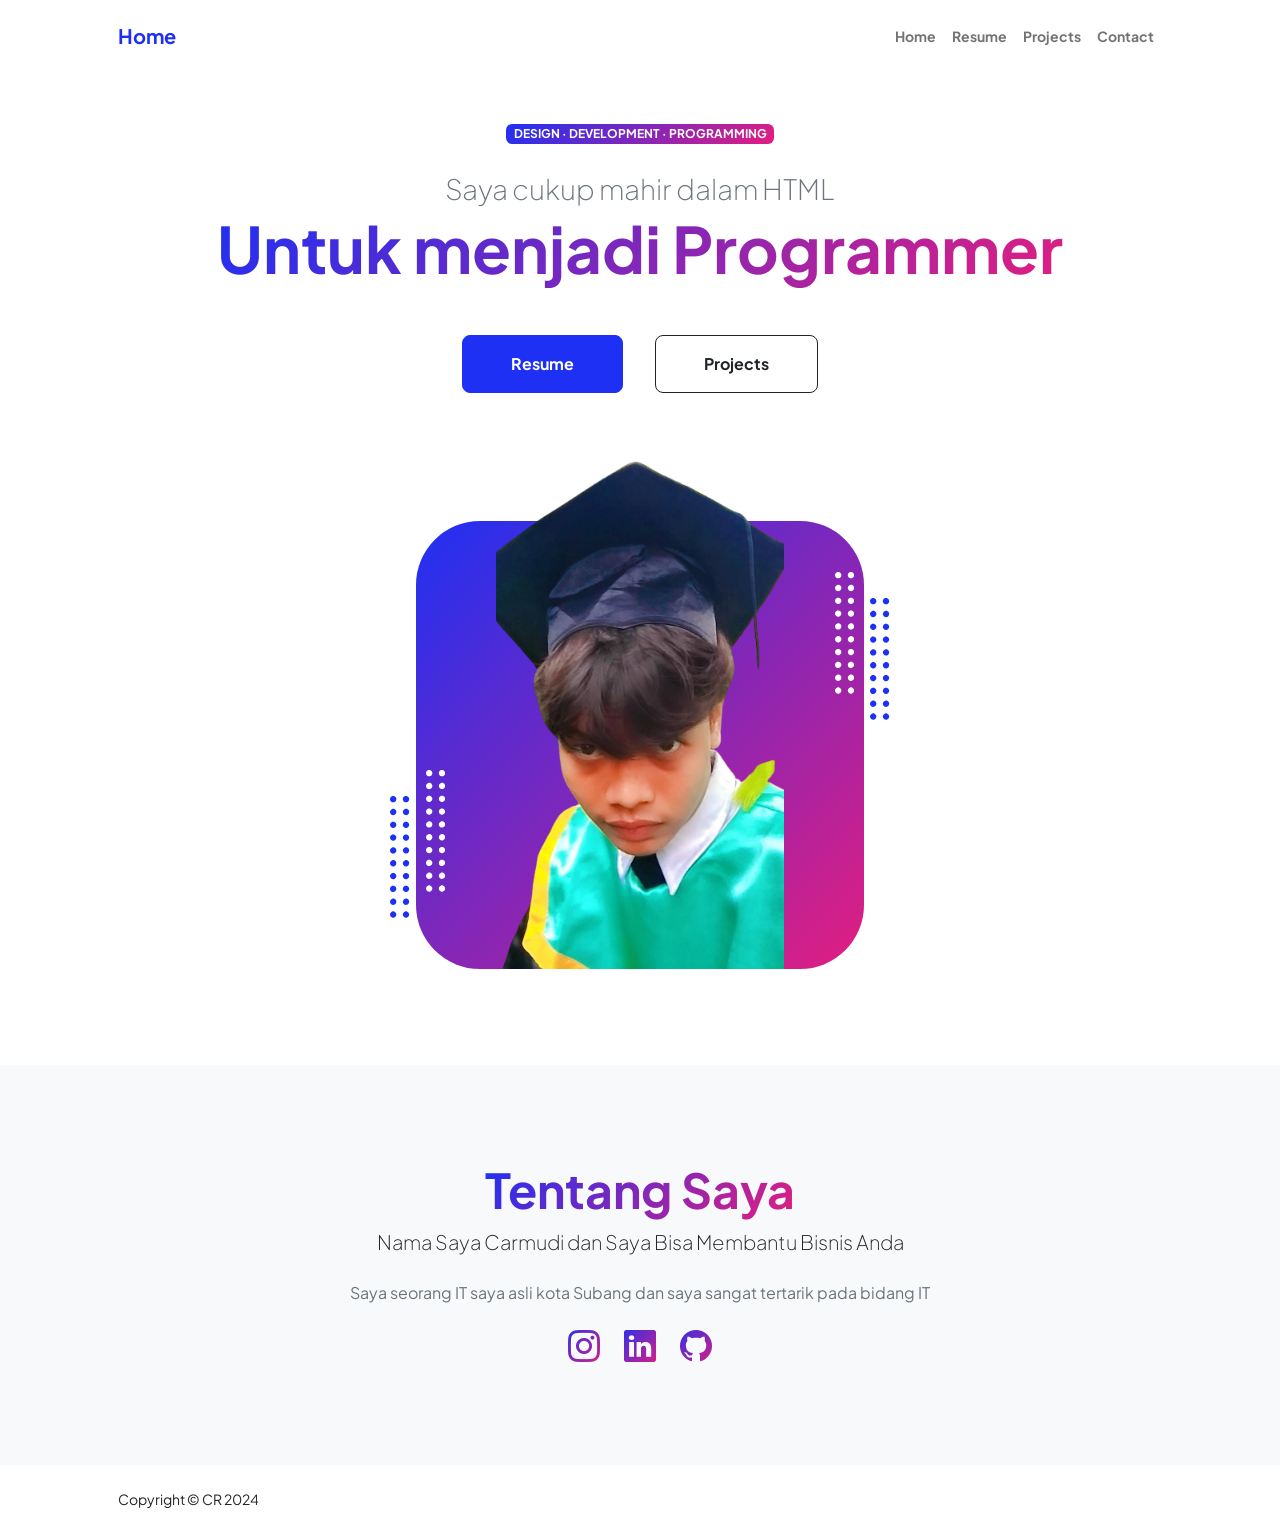
<file: index.html>
<!DOCTYPE html>
<html lang="en">
    <head>
        <meta charset="utf-8" />
        <meta name="viewport" content="width=device-width, initial-scale=1, shrink-to-fit=no" />
        <meta name="description" content="" />
        <meta name="author" content="" />
        <title>Carmudi</title>
        <!-- Favicon-->
        <link rel="icon" type="image/x-icon" href="assets/favicon.ico" />
        <!-- Custom Google font-->
        <link rel="preconnect" href="https://fonts.googleapis.com" />
        <link rel="preconnect" href="https://fonts.gstatic.com" crossorigin />
        <link href="https://fonts.googleapis.com/css2?family=Plus+Jakarta+Sans:wght@100;200;300;400;500;600;700;800;900&amp;display=swap" rel="stylesheet" />
        <!-- Bootstrap icons-->
        <link href="https://cdn.jsdelivr.net/npm/bootstrap-icons@1.8.1/font/bootstrap-icons.css" rel="stylesheet" />
        <!-- Core theme CSS (includes Bootstrap)-->
        <link href="css/styles.css" rel="stylesheet" />
    </head>
    <body class="d-flex flex-column h-100">
        <main class="flex-shrink-0">
            <!-- Navigation-->
            <nav class="navbar navbar-expand-lg navbar-light bg-white py-3">
                <div class="container px-5">
                    <a class="navbar-brand" href="index.html"><span class="fw-bolder text-primary">Home</span></a>
                    <button class="navbar-toggler" type="button" data-bs-toggle="collapse" data-bs-target="#navbarSupportedContent" aria-controls="navbarSupportedContent" aria-expanded="false" aria-label="Toggle navigation"><span class="navbar-toggler-icon"></span></button>
                    <div class="collapse navbar-collapse" id="navbarSupportedContent">
                        <ul class="navbar-nav ms-auto mb-2 mb-lg-0 small fw-bolder">
                            <li class="nav-item"><a class="nav-link" href="index.html">Home</a></li>
                            <li class="nav-item"><a class="nav-link" href="resume.html">Resume</a></li>
                            <li class="nav-item"><a class="nav-link" href="projects.html">Projects</a></li>
                            <li class="nav-item"><a class="nav-link" href="contact.html">Contact</a></li>
                        </ul>
                    </div>
                </div>
            </nav>
            <!-- Header-->
            <header class="py-5">
                <div class="container px-5 pb-5">
                    <div class="row gx-5 align-items-center">
                        <div class="col-xxl-5">
                            <!-- Header text content-->
                            <div class="text-center text-xxl-start">
                                <div class="badge bg-gradient-primary-to-secondary text-white mb-4"><div class="text-uppercase">Design &middot; Development &middot; Programming</div></div>
                                <div class="fs-3 fw-light text-muted">Saya cukup mahir dalam HTML </div>
                                <h1 class="display-3 fw-bolder mb-5"><span class="text-gradient d-inline">Untuk menjadi Programmer</span></h1>
                                <div class="d-grid gap-3 d-sm-flex justify-content-sm-center justify-content-xxl-start mb-3">
                                    <a class="btn btn-primary btn-lg px-5 py-3 me-sm-3 fs-6 fw-bolder" href="resume.html">Resume</a>
                                    <a class="btn btn-outline-dark btn-lg px-5 py-3 fs-6 fw-bolder" href="projects.html">Projects</a>
                                </div>
                            </div>
                        </div>
                        <div class="col-xxl-7">
                            <!-- Header profile picture-->
                            <div class="d-flex justify-content-center mt-5 mt-xxl-0">
                                <div class="profile bg-gradient-primary-to-secondary">
                                    <!-- TIP: For best results, use a photo with a transparent background like the demo example below-->
                                    <!-- Watch a tutorial on how to do this on YouTube (link)-->
                                    <img class="profile-img" src="assets/profile.png" alt="..." />
                                    <div class="dots-1">
                                        <!-- SVG Dots-->
                                        <svg version="1.1" xmlns="http://www.w3.org/2000/svg" xmlns:xlink="http://www.w3.org/1999/xlink" x="0px" y="0px" viewBox="0 0 191.6 1215.4" style="enable-background: new 0 0 191.6 1215.4" xml:space="preserve">
                                            <g transform="translate(0.000000,1280.000000) scale(0.100000,-0.100000)">
                                                <path d="M227.7,12788.6c-105-35-200-141-222-248c-43-206,163-412,369-369c155,32,275,190,260,339c-11,105-90,213-190,262        C383.7,12801.6,289.7,12808.6,227.7,12788.6z"></path>
                                                <path d="M1507.7,12788.6c-151-50-253-216-222-362c25-119,136-230,254-255c194-41,395,142,375,339c-11,105-90,213-190,262        C1663.7,12801.6,1569.7,12808.6,1507.7,12788.6z"></path>
                                                <path d="M227.7,11508.6c-105-35-200-141-222-248c-43-206,163-412,369-369c155,32,275,190,260,339c-11,105-90,213-190,262        C383.7,11521.6,289.7,11528.6,227.7,11508.6z"></path>
                                                <path d="M1507.7,11508.6c-151-50-253-216-222-362c25-119,136-230,254-255c194-41,395,142,375,339c-11,105-90,213-190,262        C1663.7,11521.6,1569.7,11528.6,1507.7,11508.6z"></path>
                                                <path d="M227.7,10228.6c-105-35-200-141-222-248c-43-206,163-412,369-369c155,32,275,190,260,339c-11,105-90,213-190,262        C383.7,10241.6,289.7,10248.6,227.7,10228.6z"></path>
                                                <path d="M1507.7,10228.6c-105-35-200-141-222-248c-43-206,163-412,369-369c155,32,275,190,260,339c-11,105-90,213-190,262        C1663.7,10241.6,1569.7,10248.6,1507.7,10228.6z"></path>
                                                <path d="M227.7,8948.6c-105-35-200-141-222-248c-43-206,163-412,369-369c155,32,275,190,260,339c-11,105-90,213-190,262        C383.7,8961.6,289.7,8968.6,227.7,8948.6z"></path>
                                                <path d="M1507.7,8948.6c-105-35-200-141-222-248c-43-206,163-412,369-369c155,32,275,190,260,339c-11,105-90,213-190,262        C1663.7,8961.6,1569.7,8968.6,1507.7,8948.6z"></path>
                                                <path d="M227.7,7668.6c-105-35-200-141-222-248c-43-206,163-412,369-369c155,32,275,190,260,339c-11,105-90,213-190,262        C383.7,7681.6,289.7,7688.6,227.7,7668.6z"></path>
                                                <path d="M1507.7,7668.6c-105-35-200-141-222-248c-43-206,163-412,369-369c155,32,275,190,260,339c-11,105-90,213-190,262        C1663.7,7681.6,1569.7,7688.6,1507.7,7668.6z"></path>
                                                <path d="M227.7,6388.6c-105-35-200-141-222-248c-43-206,163-412,369-369c155,32,275,190,260,339c-11,105-90,213-190,262        C383.7,6401.6,289.7,6408.6,227.7,6388.6z"></path>
                                                <path d="M1507.7,6388.6c-105-35-200-141-222-248c-43-206,163-412,369-369c155,32,275,190,260,339c-11,105-90,213-190,262        C1663.7,6401.6,1569.7,6408.6,1507.7,6388.6z"></path>
                                                <path d="M227.7,5108.6c-105-35-200-141-222-248c-43-206,163-412,369-369c155,32,275,190,260,339c-11,105-90,213-190,262        C383.7,5121.6,289.7,5128.6,227.7,5108.6z"></path>
                                                <path d="M1507.7,5108.6c-105-35-200-141-222-248c-43-206,163-412,369-369c155,32,275,190,260,339c-11,105-90,213-190,262        C1663.7,5121.6,1569.7,5128.6,1507.7,5108.6z"></path>
                                                <path d="M227.7,3828.6c-105-35-200-141-222-248c-43-206,163-412,369-369c155,32,275,190,260,339c-11,105-90,213-190,262        C383.7,3841.6,289.7,3848.6,227.7,3828.6z"></path>
                                                <path d="M1507.7,3828.6c-105-35-200-141-222-248c-43-206,163-412,369-369c155,32,275,190,260,339c-11,105-90,213-190,262        C1663.7,3841.6,1569.7,3848.6,1507.7,3828.6z"></path>
                                                <path d="M227.7,2548.6c-105-35-200-141-222-248c-43-206,163-412,369-369c155,32,275,190,260,339c-11,105-90,213-190,262        C383.7,2561.6,289.7,2568.6,227.7,2548.6z"></path>
                                                <path d="M1507.7,2548.6c-105-35-200-141-222-248c-43-206,163-412,369-369c155,32,275,190,260,339c-11,105-90,213-190,262        C1663.7,2561.6,1569.7,2568.6,1507.7,2548.6z"></path>
                                                <path d="M227.7,1268.6c-105-35-200-141-222-248c-43-206,163-412,369-369c155,32,275,190,260,339c-11,105-90,213-190,262        C383.7,1281.6,289.7,1288.6,227.7,1268.6z"></path>
                                                <path d="M1507.7,1268.6c-105-35-200-141-222-248c-43-206,163-412,369-369c155,32,275,190,260,339c-11,105-90,213-190,262        C1663.7,1281.6,1569.7,1288.6,1507.7,1268.6z"></path>
                                            </g>
                                        </svg>
                                        <!-- END of SVG dots-->
                                    </div>
                                    <div class="dots-2">
                                        <!-- SVG Dots-->
                                        <svg version="1.1" xmlns="http://www.w3.org/2000/svg" xmlns:xlink="http://www.w3.org/1999/xlink" x="0px" y="0px" viewBox="0 0 191.6 1215.4" style="enable-background: new 0 0 191.6 1215.4" xml:space="preserve">
                                            <g transform="translate(0.000000,1280.000000) scale(0.100000,-0.100000)">
                                                <path d="M227.7,12788.6c-105-35-200-141-222-248c-43-206,163-412,369-369c155,32,275,190,260,339c-11,105-90,213-190,262        C383.7,12801.6,289.7,12808.6,227.7,12788.6z"></path>
                                                <path d="M1507.7,12788.6c-151-50-253-216-222-362c25-119,136-230,254-255c194-41,395,142,375,339c-11,105-90,213-190,262        C1663.7,12801.6,1569.7,12808.6,1507.7,12788.6z"></path>
                                                <path d="M227.7,11508.6c-105-35-200-141-222-248c-43-206,163-412,369-369c155,32,275,190,260,339c-11,105-90,213-190,262        C383.7,11521.6,289.7,11528.6,227.7,11508.6z"></path>
                                                <path d="M1507.7,11508.6c-151-50-253-216-222-362c25-119,136-230,254-255c194-41,395,142,375,339c-11,105-90,213-190,262        C1663.7,11521.6,1569.7,11528.6,1507.7,11508.6z"></path>
                                                <path d="M227.7,10228.6c-105-35-200-141-222-248c-43-206,163-412,369-369c155,32,275,190,260,339c-11,105-90,213-190,262        C383.7,10241.6,289.7,10248.6,227.7,10228.6z"></path>
                                                <path d="M1507.7,10228.6c-105-35-200-141-222-248c-43-206,163-412,369-369c155,32,275,190,260,339c-11,105-90,213-190,262        C1663.7,10241.6,1569.7,10248.6,1507.7,10228.6z"></path>
                                                <path d="M227.7,8948.6c-105-35-200-141-222-248c-43-206,163-412,369-369c155,32,275,190,260,339c-11,105-90,213-190,262        C383.7,8961.6,289.7,8968.6,227.7,8948.6z"></path>
                                                <path d="M1507.7,8948.6c-105-35-200-141-222-248c-43-206,163-412,369-369c155,32,275,190,260,339c-11,105-90,213-190,262        C1663.7,8961.6,1569.7,8968.6,1507.7,8948.6z"></path>
                                                <path d="M227.7,7668.6c-105-35-200-141-222-248c-43-206,163-412,369-369c155,32,275,190,260,339c-11,105-90,213-190,262        C383.7,7681.6,289.7,7688.6,227.7,7668.6z"></path>
                                                <path d="M1507.7,7668.6c-105-35-200-141-222-248c-43-206,163-412,369-369c155,32,275,190,260,339c-11,105-90,213-190,262        C1663.7,7681.6,1569.7,7688.6,1507.7,7668.6z"></path>
                                                <path d="M227.7,6388.6c-105-35-200-141-222-248c-43-206,163-412,369-369c155,32,275,190,260,339c-11,105-90,213-190,262        C383.7,6401.6,289.7,6408.6,227.7,6388.6z"></path>
                                                <path d="M1507.7,6388.6c-105-35-200-141-222-248c-43-206,163-412,369-369c155,32,275,190,260,339c-11,105-90,213-190,262        C1663.7,6401.6,1569.7,6408.6,1507.7,6388.6z"></path>
                                                <path d="M227.7,5108.6c-105-35-200-141-222-248c-43-206,163-412,369-369c155,32,275,190,260,339c-11,105-90,213-190,262        C383.7,5121.6,289.7,5128.6,227.7,5108.6z"></path>
                                                <path d="M1507.7,5108.6c-105-35-200-141-222-248c-43-206,163-412,369-369c155,32,275,190,260,339c-11,105-90,213-190,262        C1663.7,5121.6,1569.7,5128.6,1507.7,5108.6z"></path>
                                                <path d="M227.7,3828.6c-105-35-200-141-222-248c-43-206,163-412,369-369c155,32,275,190,260,339c-11,105-90,213-190,262        C383.7,3841.6,289.7,3848.6,227.7,3828.6z"></path>
                                                <path d="M1507.7,3828.6c-105-35-200-141-222-248c-43-206,163-412,369-369c155,32,275,190,260,339c-11,105-90,213-190,262        C1663.7,3841.6,1569.7,3848.6,1507.7,3828.6z"></path>
                                                <path d="M227.7,2548.6c-105-35-200-141-222-248c-43-206,163-412,369-369c155,32,275,190,260,339c-11,105-90,213-190,262        C383.7,2561.6,289.7,2568.6,227.7,2548.6z"></path>
                                                <path d="M1507.7,2548.6c-105-35-200-141-222-248c-43-206,163-412,369-369c155,32,275,190,260,339c-11,105-90,213-190,262        C1663.7,2561.6,1569.7,2568.6,1507.7,2548.6z"></path>
                                                <path d="M227.7,1268.6c-105-35-200-141-222-248c-43-206,163-412,369-369c155,32,275,190,260,339c-11,105-90,213-190,262        C383.7,1281.6,289.7,1288.6,227.7,1268.6z"></path>
                                                <path d="M1507.7,1268.6c-105-35-200-141-222-248c-43-206,163-412,369-369c155,32,275,190,260,339c-11,105-90,213-190,262        C1663.7,1281.6,1569.7,1288.6,1507.7,1268.6z"></path>
                                            </g>
                                        </svg>
                                        <!-- END of SVG dots-->
                                    </div>
                                    <div class="dots-3">
                                        <!-- SVG Dots-->
                                        <svg version="1.1" xmlns="http://www.w3.org/2000/svg" xmlns:xlink="http://www.w3.org/1999/xlink" x="0px" y="0px" viewBox="0 0 191.6 1215.4" style="enable-background: new 0 0 191.6 1215.4" xml:space="preserve">
                                            <g transform="translate(0.000000,1280.000000) scale(0.100000,-0.100000)">
                                                <path d="M227.7,12788.6c-105-35-200-141-222-248c-43-206,163-412,369-369c155,32,275,190,260,339c-11,105-90,213-190,262        C383.7,12801.6,289.7,12808.6,227.7,12788.6z"></path>
                                                <path d="M1507.7,12788.6c-151-50-253-216-222-362c25-119,136-230,254-255c194-41,395,142,375,339c-11,105-90,213-190,262        C1663.7,12801.6,1569.7,12808.6,1507.7,12788.6z"></path>
                                                <path d="M227.7,11508.6c-105-35-200-141-222-248c-43-206,163-412,369-369c155,32,275,190,260,339c-11,105-90,213-190,262        C383.7,11521.6,289.7,11528.6,227.7,11508.6z"></path>
                                                <path d="M1507.7,11508.6c-151-50-253-216-222-362c25-119,136-230,254-255c194-41,395,142,375,339c-11,105-90,213-190,262        C1663.7,11521.6,1569.7,11528.6,1507.7,11508.6z"></path>
                                                <path d="M227.7,10228.6c-105-35-200-141-222-248c-43-206,163-412,369-369c155,32,275,190,260,339c-11,105-90,213-190,262        C383.7,10241.6,289.7,10248.6,227.7,10228.6z"></path>
                                                <path d="M1507.7,10228.6c-105-35-200-141-222-248c-43-206,163-412,369-369c155,32,275,190,260,339c-11,105-90,213-190,262        C1663.7,10241.6,1569.7,10248.6,1507.7,10228.6z"></path>
                                                <path d="M227.7,8948.6c-105-35-200-141-222-248c-43-206,163-412,369-369c155,32,275,190,260,339c-11,105-90,213-190,262        C383.7,8961.6,289.7,8968.6,227.7,8948.6z"></path>
                                                <path d="M1507.7,8948.6c-105-35-200-141-222-248c-43-206,163-412,369-369c155,32,275,190,260,339c-11,105-90,213-190,262        C1663.7,8961.6,1569.7,8968.6,1507.7,8948.6z"></path>
                                                <path d="M227.7,7668.6c-105-35-200-141-222-248c-43-206,163-412,369-369c155,32,275,190,260,339c-11,105-90,213-190,262        C383.7,7681.6,289.7,7688.6,227.7,7668.6z"></path>
                                                <path d="M1507.7,7668.6c-105-35-200-141-222-248c-43-206,163-412,369-369c155,32,275,190,260,339c-11,105-90,213-190,262        C1663.7,7681.6,1569.7,7688.6,1507.7,7668.6z"></path>
                                                <path d="M227.7,6388.6c-105-35-200-141-222-248c-43-206,163-412,369-369c155,32,275,190,260,339c-11,105-90,213-190,262        C383.7,6401.6,289.7,6408.6,227.7,6388.6z"></path>
                                                <path d="M1507.7,6388.6c-105-35-200-141-222-248c-43-206,163-412,369-369c155,32,275,190,260,339c-11,105-90,213-190,262        C1663.7,6401.6,1569.7,6408.6,1507.7,6388.6z"></path>
                                                <path d="M227.7,5108.6c-105-35-200-141-222-248c-43-206,163-412,369-369c155,32,275,190,260,339c-11,105-90,213-190,262        C383.7,5121.6,289.7,5128.6,227.7,5108.6z"></path>
                                                <path d="M1507.7,5108.6c-105-35-200-141-222-248c-43-206,163-412,369-369c155,32,275,190,260,339c-11,105-90,213-190,262        C1663.7,5121.6,1569.7,5128.6,1507.7,5108.6z"></path>
                                                <path d="M227.7,3828.6c-105-35-200-141-222-248c-43-206,163-412,369-369c155,32,275,190,260,339c-11,105-90,213-190,262        C383.7,3841.6,289.7,3848.6,227.7,3828.6z"></path>
                                                <path d="M1507.7,3828.6c-105-35-200-141-222-248c-43-206,163-412,369-369c155,32,275,190,260,339c-11,105-90,213-190,262        C1663.7,3841.6,1569.7,3848.6,1507.7,3828.6z"></path>
                                                <path d="M227.7,2548.6c-105-35-200-141-222-248c-43-206,163-412,369-369c155,32,275,190,260,339c-11,105-90,213-190,262        C383.7,2561.6,289.7,2568.6,227.7,2548.6z"></path>
                                                <path d="M1507.7,2548.6c-105-35-200-141-222-248c-43-206,163-412,369-369c155,32,275,190,260,339c-11,105-90,213-190,262        C1663.7,2561.6,1569.7,2568.6,1507.7,2548.6z"></path>
                                                <path d="M227.7,1268.6c-105-35-200-141-222-248c-43-206,163-412,369-369c155,32,275,190,260,339c-11,105-90,213-190,262        C383.7,1281.6,289.7,1288.6,227.7,1268.6z"></path>
                                                <path d="M1507.7,1268.6c-105-35-200-141-222-248c-43-206,163-412,369-369c155,32,275,190,260,339c-11,105-90,213-190,262        C1663.7,1281.6,1569.7,1288.6,1507.7,1268.6z"></path>
                                            </g>
                                        </svg>
                                        <!-- END of SVG dots-->
                                    </div>
                                    <div class="dots-4">
                                        <!-- SVG Dots-->
                                        <svg version="1.1" xmlns="http://www.w3.org/2000/svg" xmlns:xlink="http://www.w3.org/1999/xlink" x="0px" y="0px" viewBox="0 0 191.6 1215.4" style="enable-background: new 0 0 191.6 1215.4" xml:space="preserve">
                                            <g transform="translate(0.000000,1280.000000) scale(0.100000,-0.100000)">
                                                <path d="M227.7,12788.6c-105-35-200-141-222-248c-43-206,163-412,369-369c155,32,275,190,260,339c-11,105-90,213-190,262        C383.7,12801.6,289.7,12808.6,227.7,12788.6z"></path>
                                                <path d="M1507.7,12788.6c-151-50-253-216-222-362c25-119,136-230,254-255c194-41,395,142,375,339c-11,105-90,213-190,262        C1663.7,12801.6,1569.7,12808.6,1507.7,12788.6z"></path>
                                                <path d="M227.7,11508.6c-105-35-200-141-222-248c-43-206,163-412,369-369c155,32,275,190,260,339c-11,105-90,213-190,262        C383.7,11521.6,289.7,11528.6,227.7,11508.6z"></path>
                                                <path d="M1507.7,11508.6c-151-50-253-216-222-362c25-119,136-230,254-255c194-41,395,142,375,339c-11,105-90,213-190,262        C1663.7,11521.6,1569.7,11528.6,1507.7,11508.6z"></path>
                                                <path d="M227.7,10228.6c-105-35-200-141-222-248c-43-206,163-412,369-369c155,32,275,190,260,339c-11,105-90,213-190,262        C383.7,10241.6,289.7,10248.6,227.7,10228.6z"></path>
                                                <path d="M1507.7,10228.6c-105-35-200-141-222-248c-43-206,163-412,369-369c155,32,275,190,260,339c-11,105-90,213-190,262        C1663.7,10241.6,1569.7,10248.6,1507.7,10228.6z"></path>
                                                <path d="M227.7,8948.6c-105-35-200-141-222-248c-43-206,163-412,369-369c155,32,275,190,260,339c-11,105-90,213-190,262        C383.7,8961.6,289.7,8968.6,227.7,8948.6z"></path>
                                                <path d="M1507.7,8948.6c-105-35-200-141-222-248c-43-206,163-412,369-369c155,32,275,190,260,339c-11,105-90,213-190,262        C1663.7,8961.6,1569.7,8968.6,1507.7,8948.6z"></path>
                                                <path d="M227.7,7668.6c-105-35-200-141-222-248c-43-206,163-412,369-369c155,32,275,190,260,339c-11,105-90,213-190,262        C383.7,7681.6,289.7,7688.6,227.7,7668.6z"></path>
                                                <path d="M1507.7,7668.6c-105-35-200-141-222-248c-43-206,163-412,369-369c155,32,275,190,260,339c-11,105-90,213-190,262        C1663.7,7681.6,1569.7,7688.6,1507.7,7668.6z"></path>
                                                <path d="M227.7,6388.6c-105-35-200-141-222-248c-43-206,163-412,369-369c155,32,275,190,260,339c-11,105-90,213-190,262        C383.7,6401.6,289.7,6408.6,227.7,6388.6z"></path>
                                                <path d="M1507.7,6388.6c-105-35-200-141-222-248c-43-206,163-412,369-369c155,32,275,190,260,339c-11,105-90,213-190,262        C1663.7,6401.6,1569.7,6408.6,1507.7,6388.6z"></path>
                                                <path d="M227.7,5108.6c-105-35-200-141-222-248c-43-206,163-412,369-369c155,32,275,190,260,339c-11,105-90,213-190,262        C383.7,5121.6,289.7,5128.6,227.7,5108.6z"></path>
                                                <path d="M1507.7,5108.6c-105-35-200-141-222-248c-43-206,163-412,369-369c155,32,275,190,260,339c-11,105-90,213-190,262        C1663.7,5121.6,1569.7,5128.6,1507.7,5108.6z"></path>
                                                <path d="M227.7,3828.6c-105-35-200-141-222-248c-43-206,163-412,369-369c155,32,275,190,260,339c-11,105-90,213-190,262        C383.7,3841.6,289.7,3848.6,227.7,3828.6z"></path>
                                                <path d="M1507.7,3828.6c-105-35-200-141-222-248c-43-206,163-412,369-369c155,32,275,190,260,339c-11,105-90,213-190,262        C1663.7,3841.6,1569.7,3848.6,1507.7,3828.6z"></path>
                                                <path d="M227.7,2548.6c-105-35-200-141-222-248c-43-206,163-412,369-369c155,32,275,190,260,339c-11,105-90,213-190,262        C383.7,2561.6,289.7,2568.6,227.7,2548.6z"></path>
                                                <path d="M1507.7,2548.6c-105-35-200-141-222-248c-43-206,163-412,369-369c155,32,275,190,260,339c-11,105-90,213-190,262        C1663.7,2561.6,1569.7,2568.6,1507.7,2548.6z"></path>
                                                <path d="M227.7,1268.6c-105-35-200-141-222-248c-43-206,163-412,369-369c155,32,275,190,260,339c-11,105-90,213-190,262        C383.7,1281.6,289.7,1288.6,227.7,1268.6z"></path>
                                                <path d="M1507.7,1268.6c-105-35-200-141-222-248c-43-206,163-412,369-369c155,32,275,190,260,339c-11,105-90,213-190,262        C1663.7,1281.6,1569.7,1288.6,1507.7,1268.6z"></path>
                                            </g>
                                        </svg>
                                        <!-- END of SVG dots-->
                                    </div>
                                </div>
                            </div>
                        </div>
                    </div>
                </div>
            </header>
            <!-- About Section-->
            <section class="bg-light py-5">
                <div class="container px-5">
                    <div class="row gx-5 justify-content-center">
                        <div class="col-xxl-8">
                            <div class="text-center my-5">
                                <h2 class="display-5 fw-bolder"><span class="text-gradient d-inline">Tentang Saya</span></h2>
                                <p class="lead fw-light mb-4">Nama Saya Carmudi dan Saya Bisa Membantu Bisnis Anda</p>
                                <p class="text-muted">Saya seorang IT saya asli kota Subang dan saya sangat tertarik pada bidang IT</p>
                                <div class="d-flex justify-content-center fs-2 gap-4">
                                    <a class="text-gradient" href="https://www.instagram.com/cbww_20/"><i class="bi bi-instagram"></i></a>
                                    <a class="text-gradient" href="https://www.linkedin.com/in/cr-gaming-53a5992aa/"><i class="bi bi-linkedin"></i></a>
                                    <a class="text-gradient" href="https://github.com/cbeew"><i class="bi bi-github"></i></a>
                                </div>
                            </div>
                        </div>
                    </div>
                </div>
            </section>
        </main>
        <!-- Footer-->
        <footer class="bg-white py-4 mt-auto">
            <div class="container px-5">
                <div class="row align-items-center justify-content-between flex-column flex-sm-row">
                    <div class="col-auto"><div class="small m-0">Copyright &copy; CR 2024</div></div>
                    <div class="col-auto">
                        
                    </div>
                </div>
            </div>
        </footer>
        <!-- Bootstrap core JS-->
        <script src="https://cdn.jsdelivr.net/npm/bootstrap@5.2.3/dist/js/bootstrap.bundle.min.js"></script>
        <!-- Core theme JS-->
        <script src="js/scripts.js"></script>
    </body>
</html>
</file>
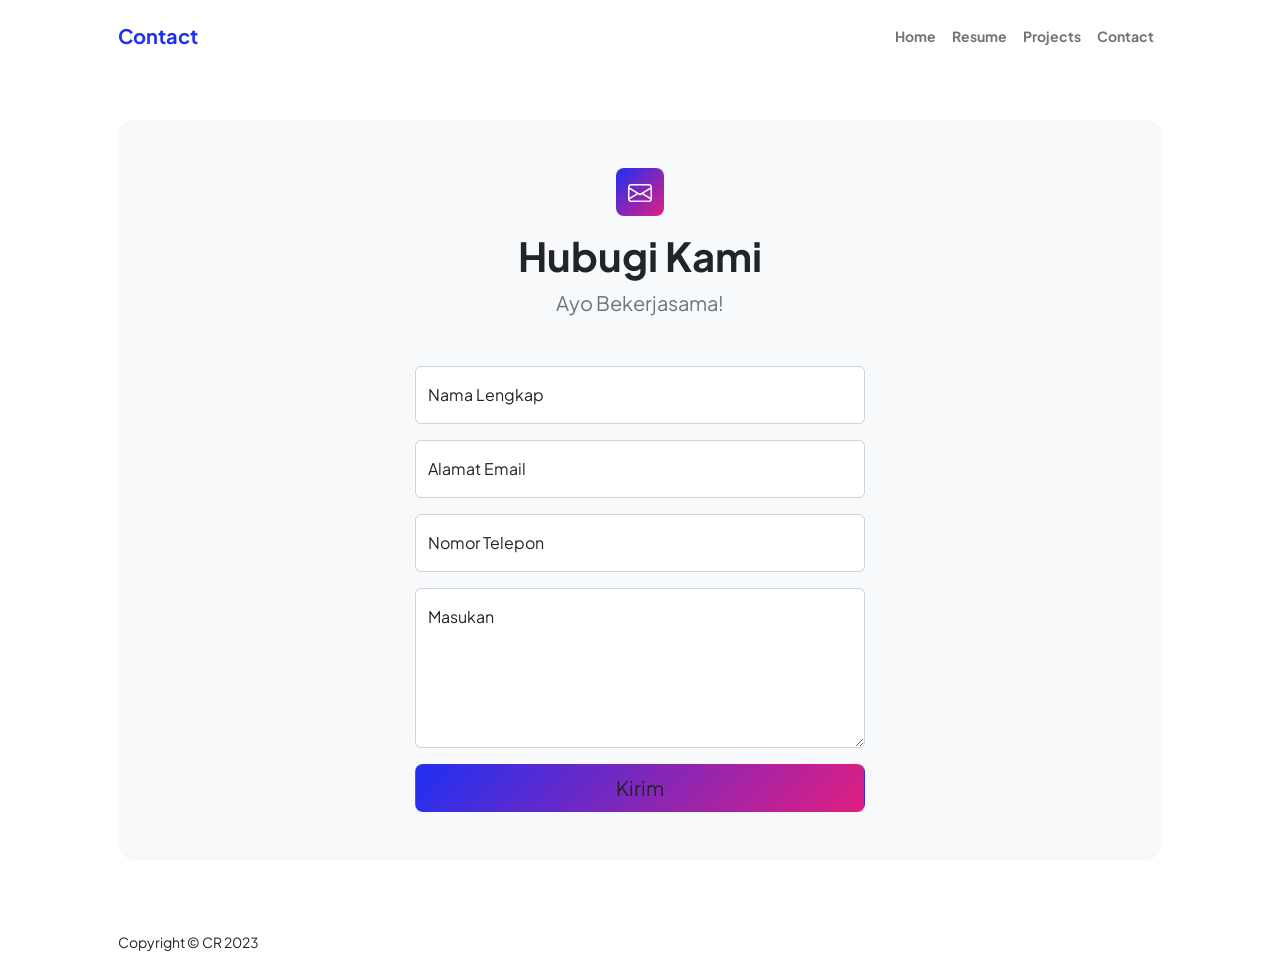
<file: contact.html>
<!DOCTYPE html>
<html lang="en">
    <head>
        <meta charset="utf-8" />
        <meta name="viewport" content="width=device-width, initial-scale=1, shrink-to-fit=no" />
        <meta name="description" content />
        <meta name="author" content />
        <title>Contact</title>
        <!-- Favicon-->
        <link rel="icon" type="image/x-icon" href="[data-uri]" />
        <!-- Custom Google font-->
        <link rel="preconnect" href="https://fonts.googleapis.com" />
        <link rel="preconnect" href="https://fonts.gstatic.com" crossorigin />
        <link href="https://fonts.googleapis.com/css2?family=Plus+Jakarta+Sans:wght@100;200;300;400;500;600;700;800;900&amp;display=swap" rel="stylesheet" />
        <!-- Bootstrap icons-->
        <link href="https://cdn.jsdelivr.net/npm/bootstrap-icons@1.8.1/font/bootstrap-icons.css" rel="stylesheet" />
        <!-- Core theme CSS (includes Bootstrap)-->
        <link href="css/styles.css" rel="stylesheet" />
    </head>
    <body class="d-flex flex-column">
        <main class="flex-shrink-0">
            <!-- Navigation-->
            <nav class="navbar navbar-expand-lg navbar-light bg-white py-3">
                <div class="container px-5">
                    <a class="navbar-brand" href="index.html"><span class="fw-bolder text-primary">Contact</span></a>
                    <button class="navbar-toggler" type="button" data-bs-toggle="collapse" data-bs-target="#navbarSupportedContent" aria-controls="navbarSupportedContent" aria-expanded="false" aria-label="Toggle navigation"><span class="navbar-toggler-icon"></span></button>
                    <div class="collapse navbar-collapse" id="navbarSupportedContent">
                        <ul class="navbar-nav ms-auto mb-2 mb-lg-0 small fw-bolder">
                            <li class="nav-item"><a class="nav-link" href="index.html">Home</a></li>
                            <li class="nav-item"><a class="nav-link" href="resume.html">Resume</a></li>
                            <li class="nav-item"><a class="nav-link" href="projects.html">Projects</a></li>
                            <li class="nav-item"><a class="nav-link" href="contact.html">Contact</a></li>
                        </ul>
                    </div>
                </div>
            </nav>
            <!-- Page content-->
            <section class="py-5">
                <div class="container px-5">
                    <!-- Contact form-->
                    <div class="bg-light rounded-4 py-5 px-4 px-md-5">
                        <div class="text-center mb-5">
                            <div class="feature bg-primary bg-gradient-primary-to-secondary text-white rounded-3 mb-3"><i class="bi bi-envelope"></i></div>
                            <h1 class="fw-bolder">Hubugi Kami</h1>
                            <p class="lead fw-normal text-muted mb-0">Ayo Bekerjasama!</p>
                        </div>
                        <div class="row gx-5 justify-content-center">
                            <div class="col-lg-8 col-xl-6">
                                <!-- * * * * * * * * * * * * * * *-->
                                <!-- * * SB Forms Contact Form * *-->
                                <!-- * * * * * * * * * * * * * * *-->
                                <!-- This form is pre-integrated with SB Forms.-->
                                <!-- To make this form functional, sign up at-->
                                 <!-- https://startbootstrap.com/solution/contact-forms--> 
                                <!-- to get an API token!-->
                                <form id="contactForm" data-sb-form-api-token="API_TOKEN">
                                    <!-- Name input-->
                                    <div class="form-floating mb-3">
                                        <input class="form-control" id="name" type="text" placeholder="Enter your name..." data-sb-validations="required" />
                                        <label for="name">Nama Lengkap</label>
                                        <div class="invalid-feedback" data-sb-feedback="name:required">A name is required.</div>
                                    </div>
                                    <!-- Email address input-->
                                    <div class="form-floating mb-3">
                                        <input class="form-control" id="email" type="email" placeholder="name@example.com" data-sb-validations="required,email" />
                                        <label for="email"> Alamat Email </label>
                                        <div class="invalid-feedback" data-sb-feedback="email:required">An email is required.</div>
                                        <div class="invalid-feedback" data-sb-feedback="email:email">Email is not valid.</div>
                                    </div>
                                    <!-- Phone number input-->
                                    <div class="form-floating mb-3">
                                        <input class="form-control" id="phone" type="tel" placeholder="(123) 456-7890" data-sb-validations="required" />
                                        <label for="phone">Nomor Telepon</label>
                                        <div class="invalid-feedback" data-sb-feedback="phone:required">A phone number is required.</div>
                                    </div>
                                    <!-- Message input-->
                                    <div class="form-floating mb-3">
                                        <textarea class="form-control" id="message" type="text" placeholder="Enter your message here..." style="height: 10rem" data-sb-validations="required"></textarea>
                                        <label for="message">Masukan</label>
                                        <div class="invalid-feedback" data-sb-feedback="message:required">A message is required.</div>
                                    </div>
                                    <!-- Submit success message-->
                                    <form id="contactForm" action="process_form.php" method="post">
                                        <!-- Form fields -->
                                        <!-- ... -->
                                    
                                        <!-- Submit Button-->
                                        <div class="d-grid"><button class="btn bg-gradient-primary-to-secondary btn-lg" type="submit">Kirim</button></div>
                                    </form>
                                    
                                    <!---->
                                    <!-- This is what your users will see when the form-->
                                    <!-- has successfully submitted-->
                                    <div class="d-none" id="submitSuccessMessage">
                                        <div class="text-center mb-3">
                                            <div class="fw-bolder">Pengiriman Formulir Sukses!</div>
                                            Untuk megaktifkan Formulir, silahkan Daftar di
                                            <br />
                                            <a href="https://inovindoacademy.com/">Inovindo Academy</a>
                                        </div>
                                    </div>
                                    <!-- Submit error message-->
                                    <!---->
                                    <!-- This is what your users will see when there is-->
                                    <!-- an error submitting the form-->
                                    <div class="d-none" id="submitErrorMessage"><div class="text-center text-danger mb-3">Error sending message!</div></div>
                                    <!-- Submit Button-->
                                   </form>
                            </div>
                        </div>
                    </div>
                </div>
            </section>
        </main>
        <!-- Footer-->
        <footer class="bg-white py-4 mt-auto">
            <div class="container px-5">
                <div class="row align-items-center justify-content-between flex-column flex-sm-row">
                    <div class="col-auto"><div class="small m-0">Copyright &copy; CR 2023</div></div>
                    <div class="col-auto">
                        
                    </div>
                </div>
            </div>
        </footer>
        <!-- Bootstrap core JS-->
        <script src="https://cdn.jsdelivr.net/npm/bootstrap@5.2.3/dist/js/bootstrap.bundle.min.js"></script>
        <!-- Core theme JS-->
        <script src="js/scripts.js"></script>
        <!-- * * * * * * * * * * * * * * * * * * * * * * * * * * * * * * * * * * * * * * * *-->
        <!-- * *                               SB Forms JS                               * *-->
        <!-- * * Activate your form at https://startbootstrap.com/solution/contact-forms * *-->
        <!-- * * * * * * * * * * * * * * * * * * * * * * * * * * * * * * * * * * * * * * * *-->
        <script src="https://cdn.startbootstrap.com/sb-forms-latest.js"></script>
    </body>
</html>
</file>
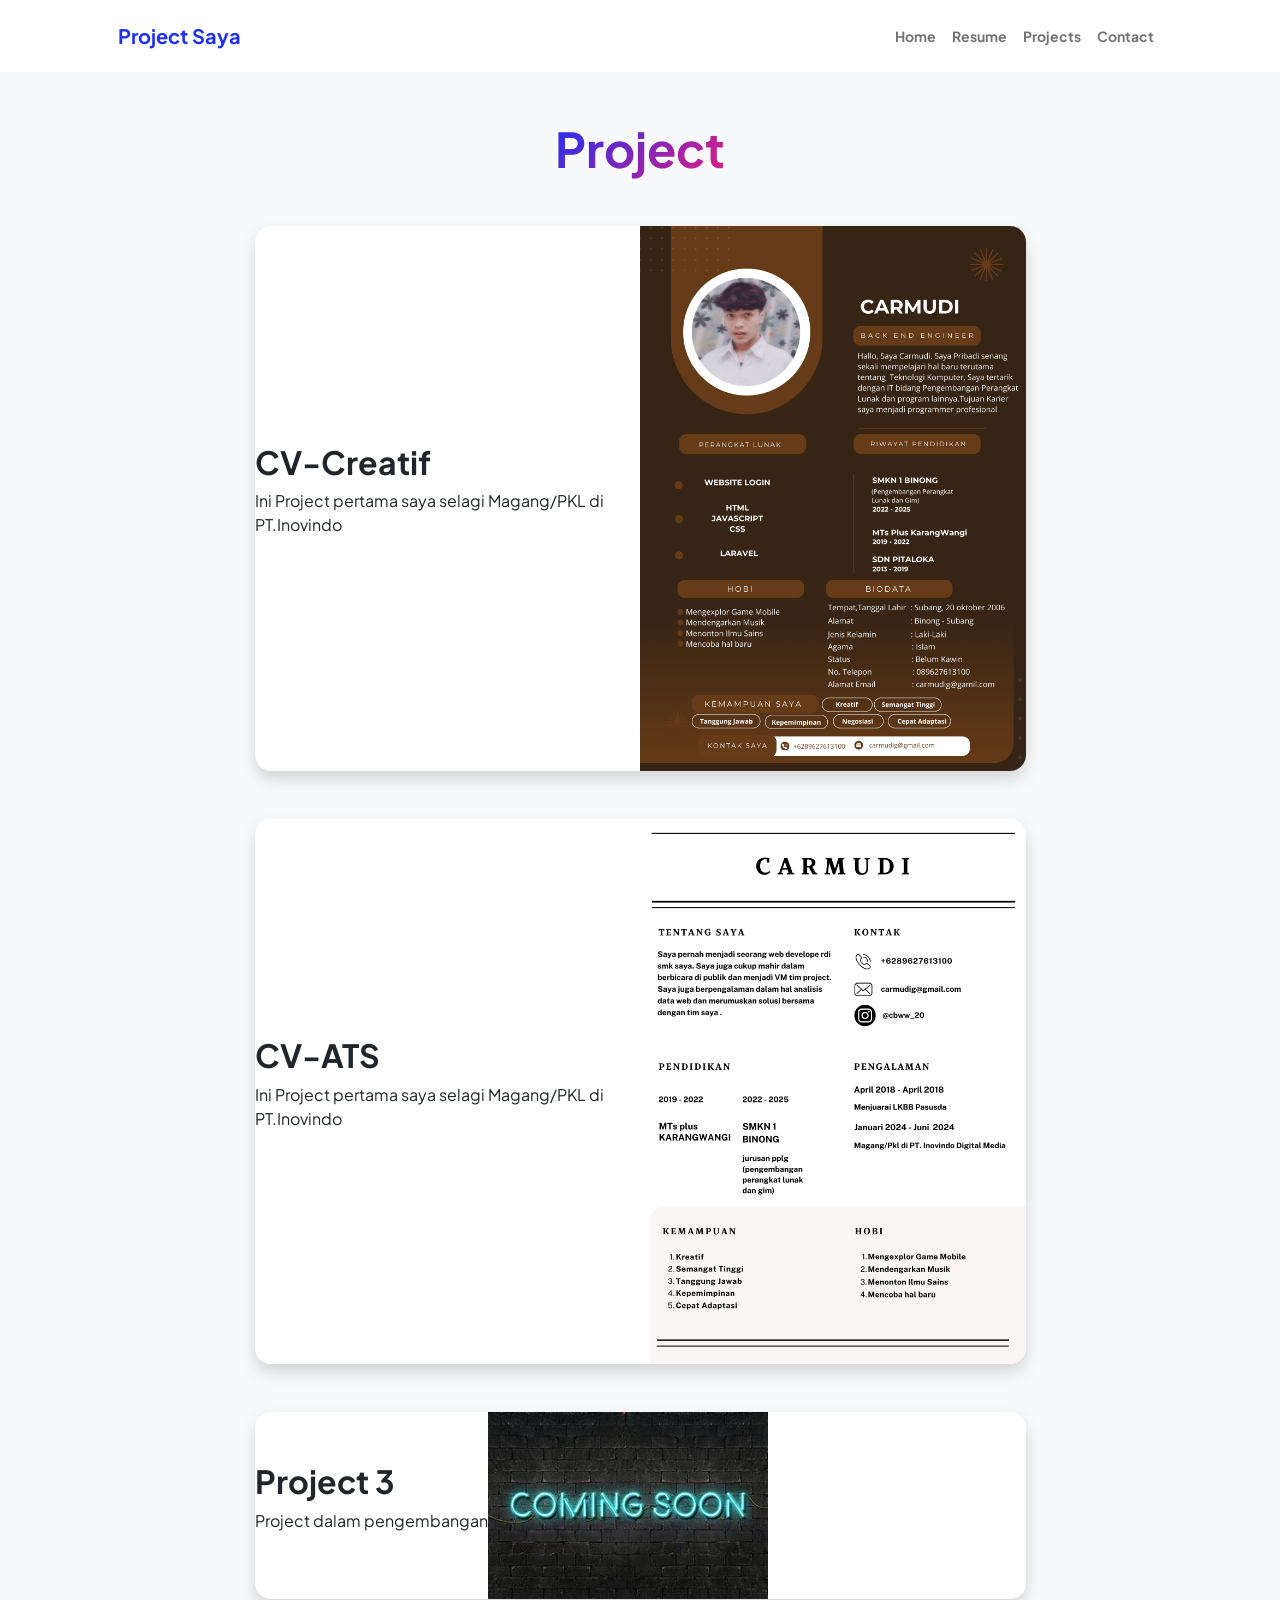
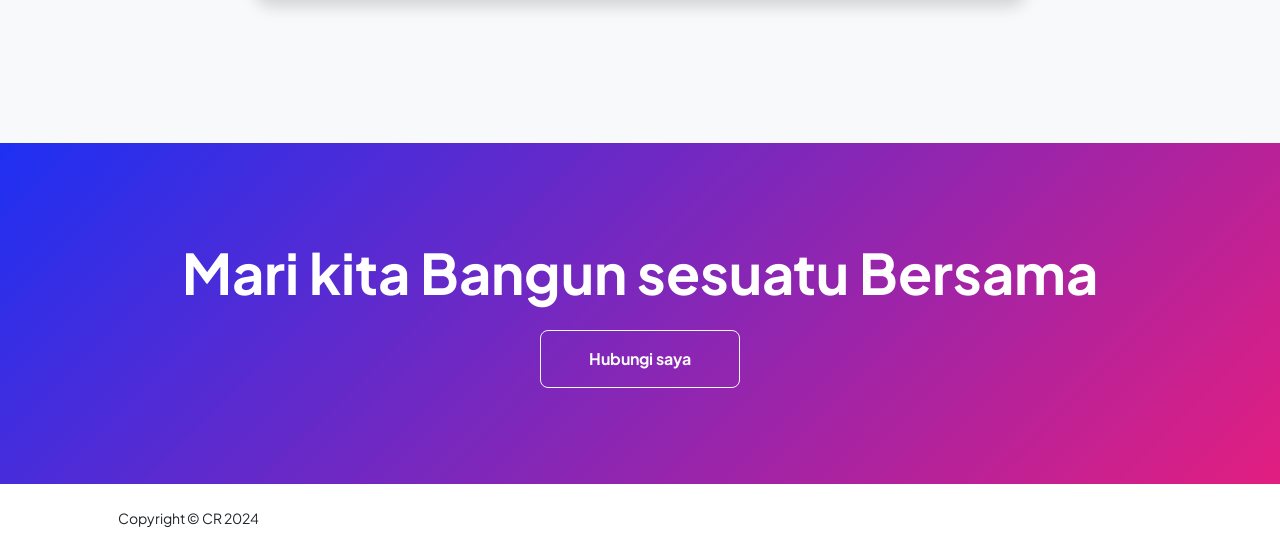
<file: projects.html>
<!DOCTYPE html>
<html lang="en">
    <head>
        <meta charset="utf-8" />
        <meta name="viewport" content="width=device-width, initial-scale=1, shrink-to-fit=no" />
        <meta name="description" content="" />
        <meta name="author" content="" />
        <title>Projects</title>
        <!-- Favicon-->
        <link rel="icon" type="image/x-icon" href="[data-uri]" />
        <!-- Custom Google font-->
        <link rel="preconnect" href="https://fonts.googleapis.com" />
        <link rel="preconnect" href="https://fonts.gstatic.com" crossorigin />
        <link href="https://fonts.googleapis.com/css2?family=Plus+Jakarta+Sans:wght@100;200;300;400;500;600;700;800;900&amp;display=swap" rel="stylesheet" />
        <!-- Bootstrap icons-->
        <link href="https://cdn.jsdelivr.net/npm/bootstrap-icons@1.8.1/font/bootstrap-icons.css" rel="stylesheet" />
        <!-- Core theme CSS (includes Bootstrap)-->
        <link href="css/styles.css" rel="stylesheet" />
    </head>
    <body class="d-flex flex-column h-100 bg-light">
        <main class="flex-shrink-0">
            <!-- Navigation-->
            <nav class="navbar navbar-expand-lg navbar-light bg-white py-3">
                <div class="container px-5">
                    <a class="navbar-brand" href="index.html"><span class="fw-bolder text-primary">Project Saya</span></a>
                    <button class="navbar-toggler" type="button" data-bs-toggle="collapse" data-bs-target="#navbarSupportedContent" aria-controls="navbarSupportedContent" aria-expanded="false" aria-label="Toggle navigation"><span class="navbar-toggler-icon"></span></button>
                    <div class="collapse navbar-collapse" id="navbarSupportedContent">
                        <ul class="navbar-nav ms-auto mb-2 mb-lg-0 small fw-bolder">
                            <li class="nav-item"><a class="nav-link" href="index.html">Home</a></li>
                            <li class="nav-item"><a class="nav-link" href="resume.html">Resume</a></li>
                            <li class="nav-item"><a class="nav-link" href="projects.html">Projects</a></li>
                            <li class="nav-item"><a class="nav-link" href="contact.html">Contact</a></li>
                        </ul>
                    </div>
                </div>
            </nav>
            <!-- Projects Section-->
            <section class="py-5">
                <div class="container px-5 mb-5">
                    <div class="text-center mb-5">
                        <h1 class="display-5 fw-bolder mb-0"><span class="text-gradient d-inline">Project</span></h1>
                    </div>
                    <div class="row gx-5 justify-content-center">
                        <div class="col-lg-11 col-xl-9 col-xxl-8">
                            <!-- Project Card 1-->
                            <div class="card overflow-hidden shadow rounded-4 border-0 mb-5">
                                <div class="card-body p-0">
                                    <div class="d-flex align-items-center">
                                        <div class="p-0">
                                            <h2 class="fw-bolder">CV-Creatif</h2>
                                            <p>Ini Project pertama saya selagi Magang/PKL di PT.Inovindo</p>
                                        </div>
                                        <img class="img-fluid" src="assets/project1.png" alt="..." />
                                    </div>
                                </div>
                            </div>
                             <!-- Project Card 2-->
                            <div class="card overflow-hidden shadow rounded-4 border-0 mb-5">
                                <div class="card-body p-0">
                                    <div class="d-flex align-items-center">
                                        <div class="p-0">
                                            <h2 class="fw-bolder">CV-ATS</h2>
                                            <p>Ini Project pertama saya selagi Magang/PKL di PT.Inovindo</p>
                                        </div>
                                        <img class="img-fluid" src="assets/project2.png" alt="..." />
                                    </div>
                                </div>
                            </div>
                            <!-- Project Card 3-->
                            <div class="card overflow-hidden shadow rounded-4 border-0 mb-5">
                                <div class="card-body p-0">
                                    <div class="d-flex align-items-center">
                                        <div class="p-0">
                                            <h2 class="fw-bolder">Project 3 </h2>
                                            <p>Project dalam pengembangan</p>
                                        </div>
                                        <img class="img-fluid" src="assets/project4.jpg" alt="..." />
                                    </div>
                                </div>
                            </div>
                        </div>
                    </div>
                </div>
            </section>
            <!-- Call to action section-->
            <section class="py-5 bg-gradient-primary-to-secondary text-white">
                <div class="container px-5 my-5">
                    <div class="text-center">
                        <h2 class="display-4 fw-bolder mb-4">Mari kita Bangun sesuatu Bersama</h2>
                        <a class="btn btn-outline-light btn-lg px-5 py-3 fs-6 fw-bolder" href="contact.html">Hubungi saya</a>
                    </div>
                </div>
            </section>
        </main>
        <!-- Footer-->
        <footer class="bg-white py-4 mt-auto">
            <div class="container px-5">
                <div class="row align-items-center justify-content-between flex-column flex-sm-row">
                    <div class="col-auto"><div class="small m-0">Copyright &copy; CR 2024</div></div>
                    <div class="col-auto">
                        
                    </div>
                </div>
            </div>
        </footer>
        <!-- Bootstrap core JS-->
        <script src="https://cdn.jsdelivr.net/npm/bootstrap@5.2.3/dist/js/bootstrap.bundle.min.js"></script>
        <!-- Core theme JS-->
        <script src="js/scripts.js"></script>
    </body>
</html>
</file>
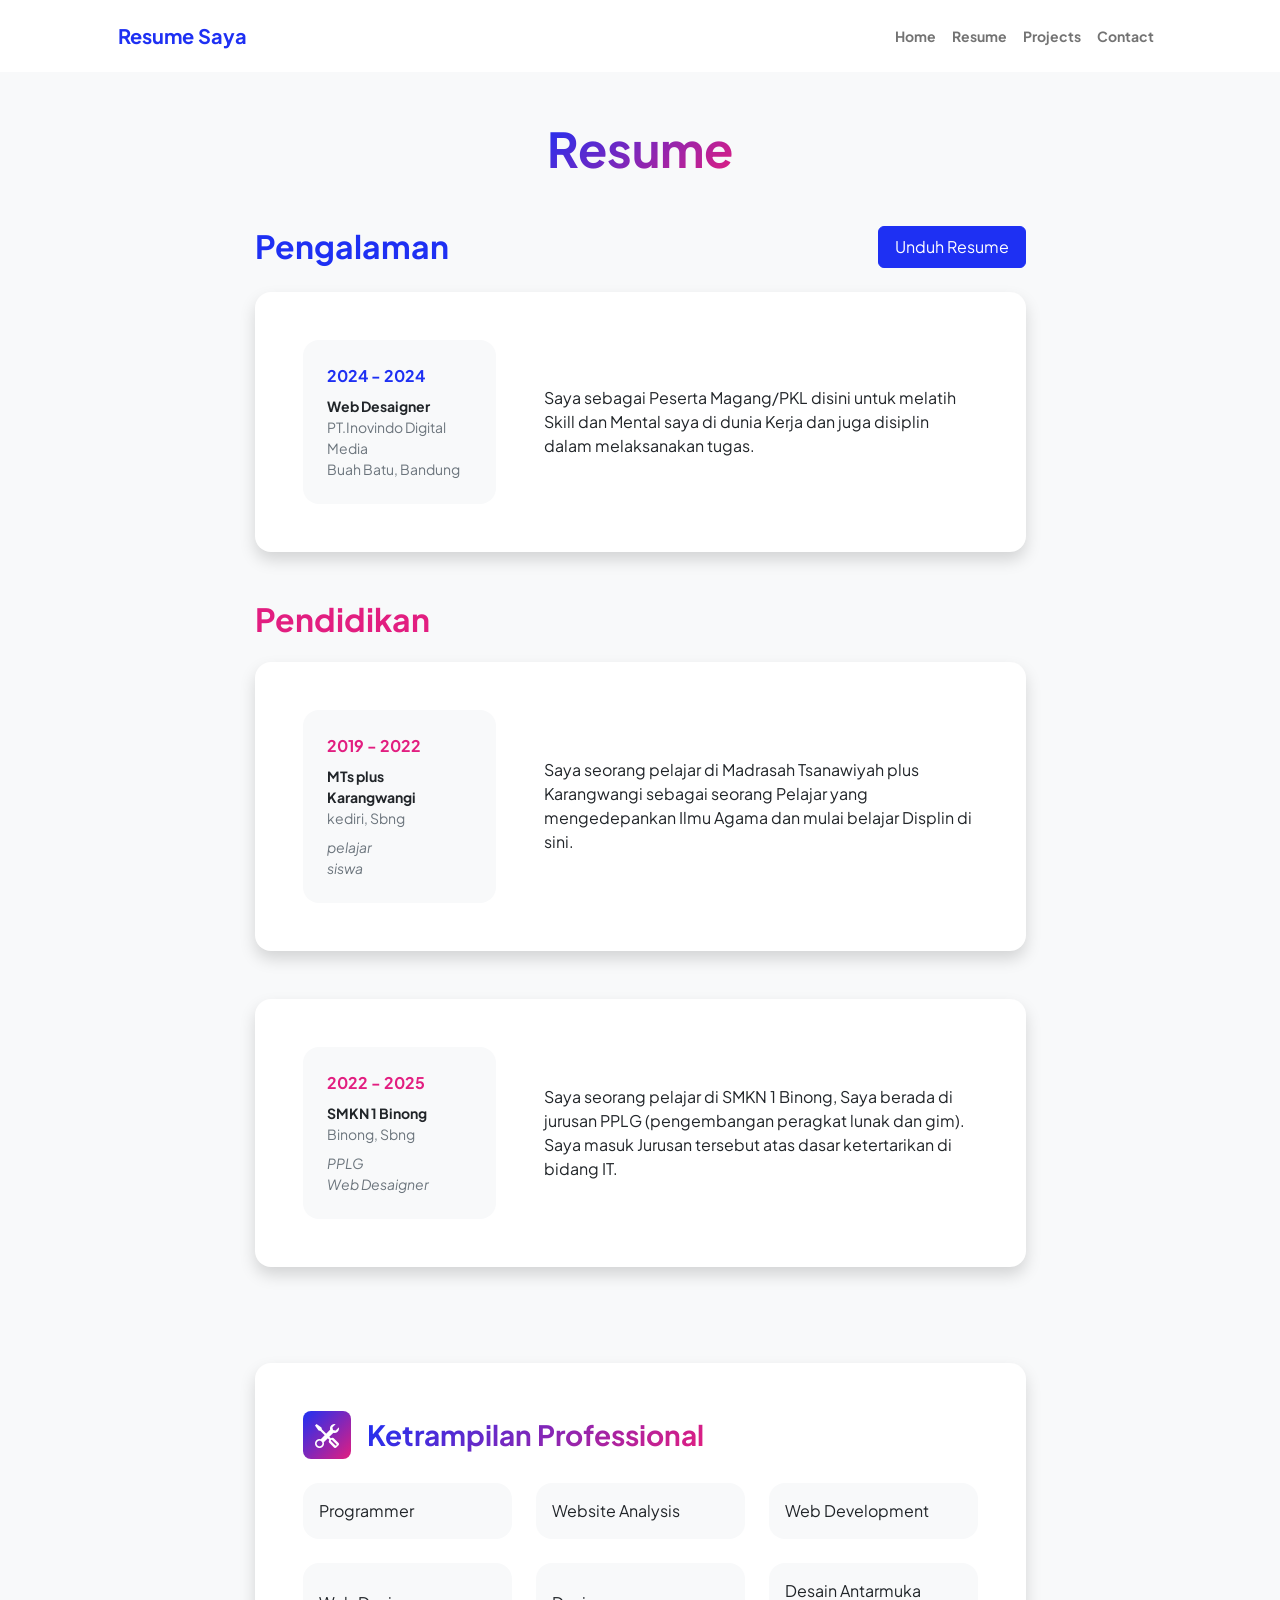
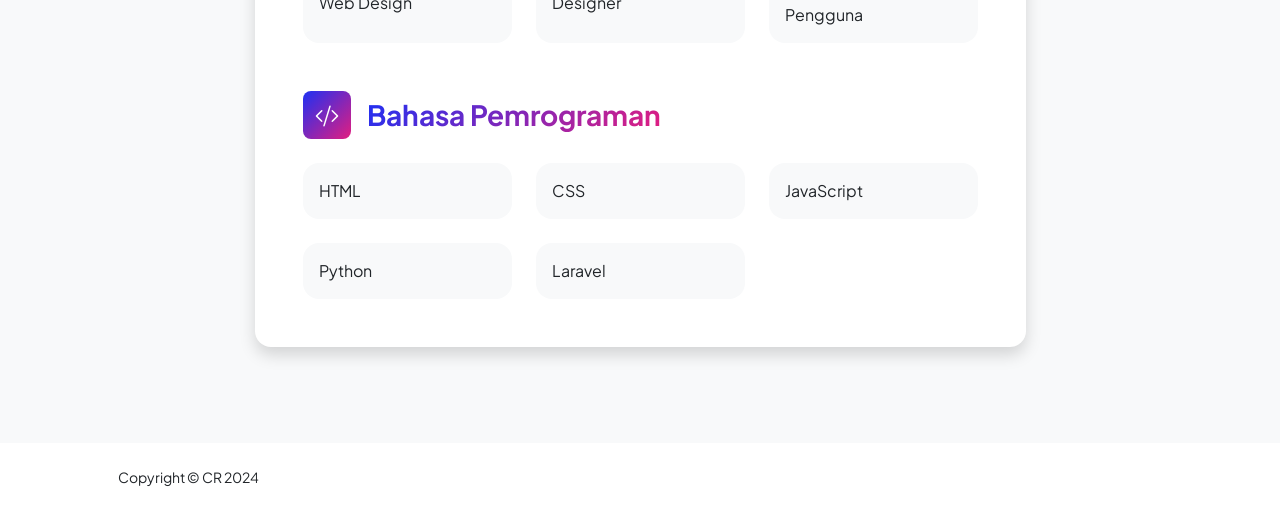
<file: resume.html>
<!DOCTYPE html>
<html lang="en">
    <head>
        <meta charset="utf-8" />
        <meta name="viewport" content="width=device-width, initial-scale=1, shrink-to-fit=no" />
        <meta name="description" content="" />
        <meta name="author" content="" />
        <title>Resume</title>
        <!-- Favicon-->
        <link rel="icon" type="image/x-icon" href="[data-uri]" />
        <!-- Custom Google font-->
        <link rel="preconnect" href="https://fonts.googleapis.com" />
        <link rel="preconnect" href="https://fonts.gstatic.com" crossorigin />
        <link href="https://fonts.googleapis.com/css2?family=Plus+Jakarta+Sans:wght@100;200;300;400;500;600;700;800;900&amp;display=swap" rel="stylesheet" />
        <!-- Bootstrap icons-->
        <link href="https://cdn.jsdelivr.net/npm/bootstrap-icons@1.8.1/font/bootstrap-icons.css" rel="stylesheet" />
        <!-- Core theme CSS (includes Bootstrap)-->
        <link href="css/styles.css" rel="stylesheet" />
    </head>
    <body class="d-flex flex-column h-100 bg-light">
        <main class="flex-shrink-0">
            <!-- Navigation-->
            <nav class="navbar navbar-expand-lg navbar-light bg-white py-3">
                <div class="container px-5">
                    <a class="navbar-brand" href="index.html"><span class="fw-bolder text-primary">Resume Saya</span></a>
                    <button class="navbar-toggler" type="button" data-bs-toggle="collapse" data-bs-target="#navbarSupportedContent" aria-controls="navbarSupportedContent" aria-expanded="false" aria-label="Toggle navigation"><span class="navbar-toggler-icon"></span></button>
                    <div class="collapse navbar-collapse" id="navbarSupportedContent">
                        <ul class="navbar-nav ms-auto mb-2 mb-lg-0 small fw-bolder">
                            <li class="nav-item"><a class="nav-link" href="index.html">Home</a></li>
                            <li class="nav-item"><a class="nav-link" href="resume.html">Resume</a></li>
                            <li class="nav-item"><a class="nav-link" href="projects.html">Projects</a></li>
                            <li class="nav-item"><a class="nav-link" href="contact.html">Contact</a></li>
                        </ul>
                    </div>
                </div>
            </nav>
            <!-- Page Content-->
            <div class="container px-5 my-5">
                <div class="text-center mb-5">
                    <h1 class="display-5 fw-bolder mb-0"><span class="text-gradient d-inline">Resume</span></h1>
                </div>
                <div class="row gx-5 justify-content-center">
                    <div class="col-lg-11 col-xl-9 col-xxl-8">
                        <!-- Experience Section-->
                        <section>
                            <div class="d-flex align-items-center justify-content-between mb-4">
                                <h2 class="text-primary fw-bolder mb-0">Pengalaman</h2>
                                <!-- Download resume button-->
                                <!-- Note: Set the link href target to a PDF file within your project-->
                                <a class="btn btn-primary px-3 py-2" href="https://drive.google.com/file/d/1MWNTXEQNPUAEI6fTAr4OEntM8g2pN9Ex/view?usp=drivesdk
                                ">
                                    <div ></div>
                                     Unduh Resume
                                </a>
                            </div>
                            <!-- Experience Card 1-->
                            <div class="card shadow border-0 rounded-4 mb-5">
                                <div class="card-body p-5">
                                    <div class="row align-items-center gx-5">
                                        <div class="col text-center text-lg-start mb-4 mb-lg-0">
                                            <div class="bg-light p-4 rounded-4">
                                                <div class="text-primary fw-bolder mb-2">2024 - 2024</div>
                                                <div class="small fw-bolder">Web Desaigner</div>
                                                <div class="small text-muted">PT.Inovindo Digital Media</div>
                                                <div class="small text-muted">Buah Batu, Bandung</div>
                                            </div>
                                        </div>
                                        <div class="col-lg-8"><div>Saya sebagai Peserta Magang/PKL disini untuk melatih Skill dan Mental saya di dunia Kerja dan juga disiplin dalam melaksanakan tugas.</div></div>
                                    </div>
                                </div>
                            </div>
                            
                         
                        <!-- Education Section-->
                        <section>
                            <h2 class="text-secondary fw-bolder mb-4">Pendidikan</h2>
                            <!-- Education Card 1-->
                            <div class="card shadow border-0 rounded-4 mb-5">
                                <div class="card-body p-5">
                                    <div class="row align-items-center gx-5">
                                        <div class="col text-center text-lg-start mb-4 mb-lg-0">
                                            <div class="bg-light p-4 rounded-4">
                                                <div class="text-secondary fw-bolder mb-2">2019 - 2022</div>
                                                <div class="mb-2">
                                                    <div class="small fw-bolder">MTs plus Karangwangi</div>
                                                    <div class="small text-muted">kediri, Sbng</div>
                                                </div>
                                                <div class="fst-italic">
                                                    <div class="small text-muted">pelajar</div>
                                                    <div class="small text-muted">siswa</div>
                                                </div>
                                            </div>
                                        </div>
                                        <div class="col-lg-8"><div>Saya seorang pelajar di Madrasah Tsanawiyah plus Karangwangi sebagai seorang Pelajar yang mengedepankan Ilmu Agama dan mulai belajar Displin di sini.</div></div>
                                    </div>
                                </div>
                            </div>
                            <!-- Education Card 2-->
                            <div class="card shadow border-0 rounded-4 mb-5">
                                <div class="card-body p-5">
                                    <div class="row align-items-center gx-5">
                                        <div class="col text-center text-lg-start mb-4 mb-lg-0">
                                            <div class="bg-light p-4 rounded-4">
                                                <div class="text-secondary fw-bolder mb-2">2022 - 2025</div>
                                                <div class="mb-2">
                                                    <div class="small fw-bolder">SMKN 1 Binong</div>
                                                    <div class="small text-muted">Binong, Sbng</div>
                                                </div>
                                                <div class="fst-italic">
                                                    <div class="small text-muted">PPLG</div>
                                                    <div class="small text-muted">Web Desaigner</div>
                                                </div>
                                            </div>
                                        </div>
                                        <div class="col-lg-8"><div>Saya seorang pelajar di SMKN 1 Binong, Saya berada di jurusan PPLG (pengembangan peragkat lunak dan gim). Saya masuk Jurusan tersebut atas dasar ketertarikan di bidang IT.</div></div>
                                    </div>
                                </div>
                            </div>
                        </section>
                        <!-- Divider-->
                        <div class="pb-5"></div>
                        <!-- Skills Section-->
                        <section>
                            <!-- Skillset Card-->
                            <div class="card shadow border-0 rounded-4 mb-5">
                                <div class="card-body p-5">
                                    <!-- Professional skills list-->
                                    <div class="mb-5">
                                        <div class="d-flex align-items-center mb-4">
                                            <div class="feature bg-primary bg-gradient-primary-to-secondary text-white rounded-3 me-3"><i class="bi bi-tools"></i></div>
                                            <h3 class="fw-bolder mb-0"><span class="text-gradient d-inline">Ketrampilan Professional</span></h3>
                                        </div>
                                        <div class="row row-cols-1 row-cols-md-3 mb-4">
                                            <div class="col mb-4 mb-md-0"><div class="d-flex align-items-center bg-light rounded-4 p-3 h-100">Programmer</div></div>
                                            <div class="col mb-4 mb-md-0"><div class="d-flex align-items-center bg-light rounded-4 p-3 h-100">Website Analysis</div></div>
                                            <div class="col"><div class="d-flex align-items-center bg-light rounded-4 p-3 h-100">Web Development</div></div>
                                        </div>
                                        <div class="row row-cols-1 row-cols-md-3">
                                            <div class="col mb-4 mb-md-0"><div class="d-flex align-items-center bg-light rounded-4 p-3 h-100">Web Design</div></div>
                                            <div class="col mb-4 mb-md-0"><div class="d-flex align-items-center bg-light rounded-4 p-3 h-100">Designer</div></div>
                                            <div class="col"><div class="d-flex align-items-center bg-light rounded-4 p-3 h-100">Desain Antarmuka Pengguna</div></div>
                                        </div>
                                    </div>
                                    <!-- Languages list-->
                                    <div class="mb-0">
                                        <div class="d-flex align-items-center mb-4">
                                            <div class="feature bg-primary bg-gradient-primary-to-secondary text-white rounded-3 me-3"><i class="bi bi-code-slash"></i></div>
                                            <h3 class="fw-bolder mb-0"><span class="text-gradient d-inline">Bahasa Pemrograman</span></h3>
                                        </div>
                                        <div class="row row-cols-1 row-cols-md-3 mb-4">
                                            <div class="col mb-4 mb-md-0"><div class="d-flex align-items-center bg-light rounded-4 p-3 h-100">HTML</div></div>
                                            <div class="col mb-4 mb-md-0"><div class="d-flex align-items-center bg-light rounded-4 p-3 h-100">CSS</div></div>
                                            <div class="col"><div class="d-flex align-items-center bg-light rounded-4 p-3 h-100">JavaScript</div></div>
                                        </div>
                                        <div class="row row-cols-1 row-cols-md-3">
                                            <div class="col mb-4 mb-md-0"><div class="d-flex align-items-center bg-light rounded-4 p-3 h-100">Python</div></div>
                                            <div class="col mb-4 mb-md-0"><div class="d-flex align-items-center bg-light rounded-4 p-3 h-100">Laravel</div></div>
                                           
                                        </div>
                                    </div>
                                </div>
                            </div>
                        </section>
                    </div>
                </div>
            </div>
        </main>
        <!-- Footer-->
        <footer class="bg-white py-4 mt-auto">
            <div class="container px-5">
                <div class="row align-items-center justify-content-between flex-column flex-sm-row">
                    <div class="col-auto"><div class="small m-0">Copyright &copy; CR 2024</div></div>
                    <div class="col-auto">
                       
                    </div>
                </div>
            </div>
        </footer>
        <!-- Bootstrap core JS-->
        <script src="https://cdn.jsdelivr.net/npm/bootstrap@5.2.3/dist/js/bootstrap.bundle.min.js"></script>
        <!-- Core theme JS-->
        <script src="js/scripts.js"></script>
    </body>
</html>
</file>
